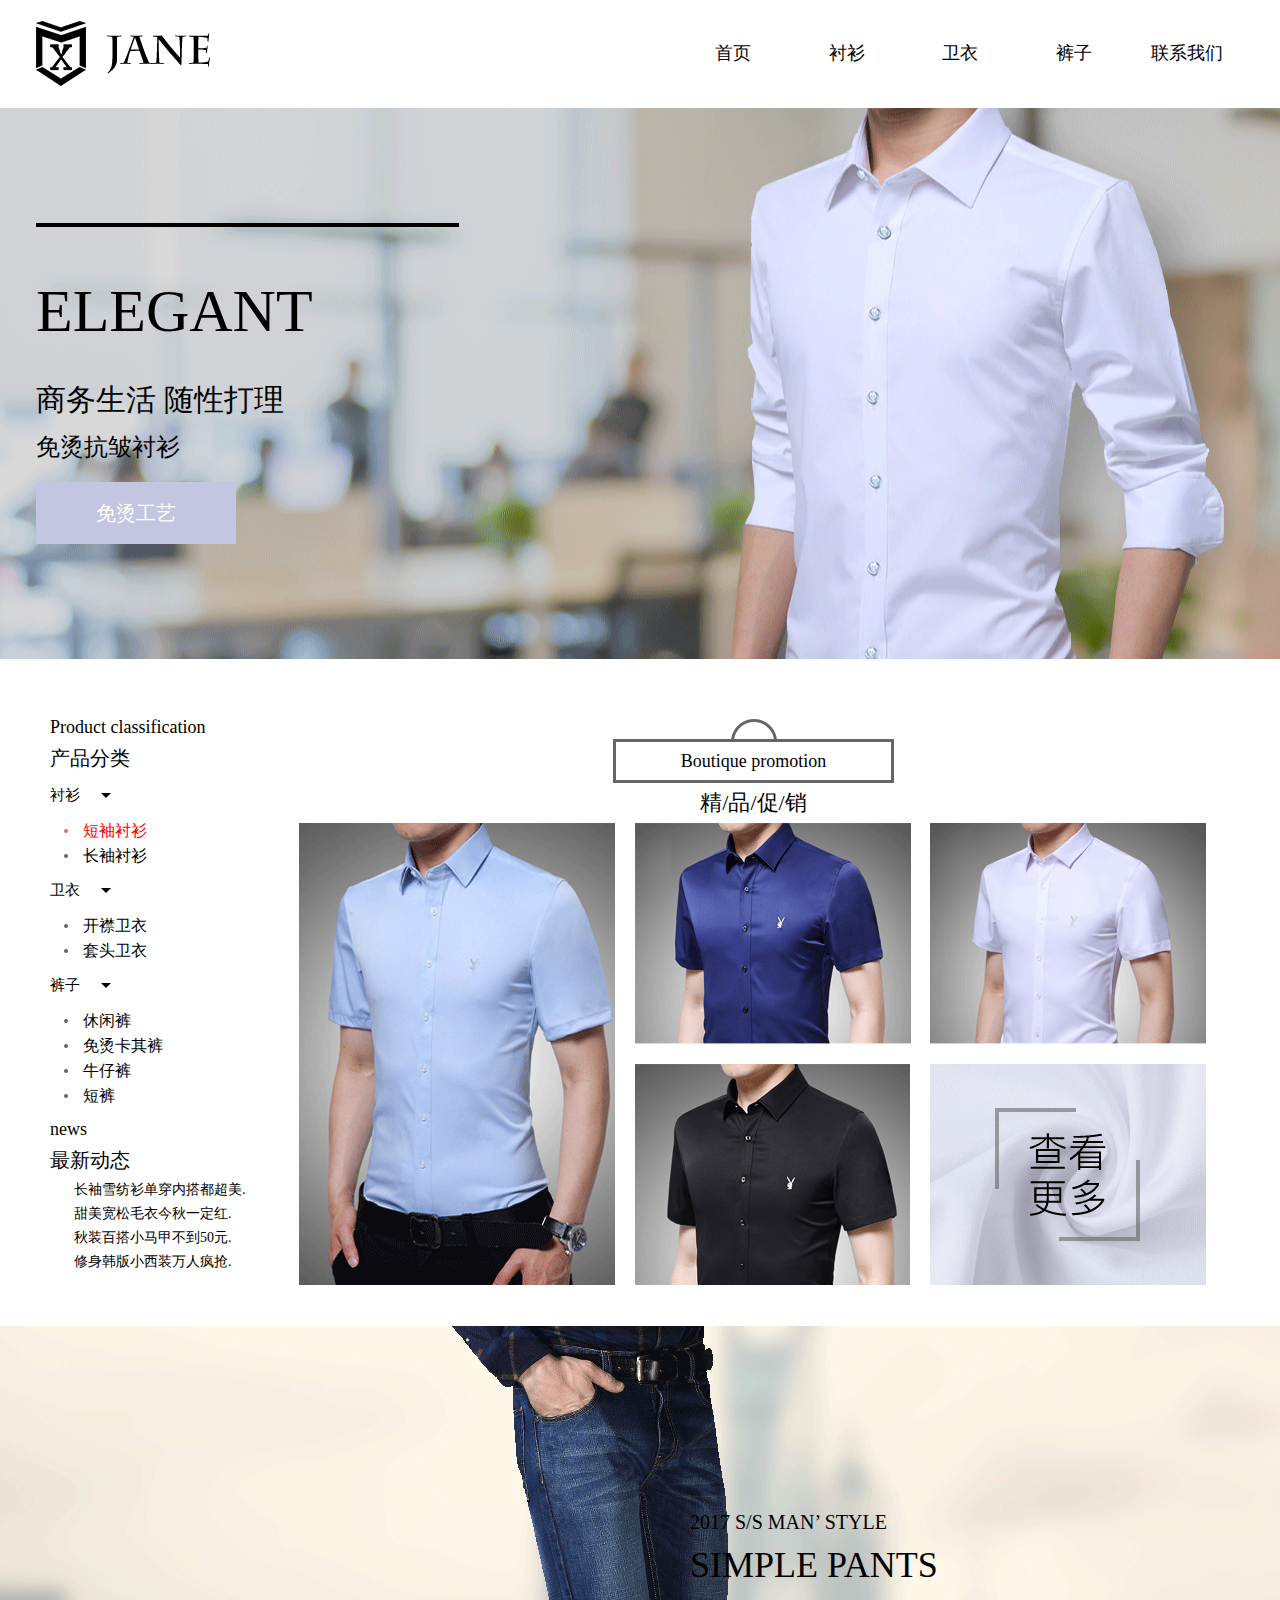
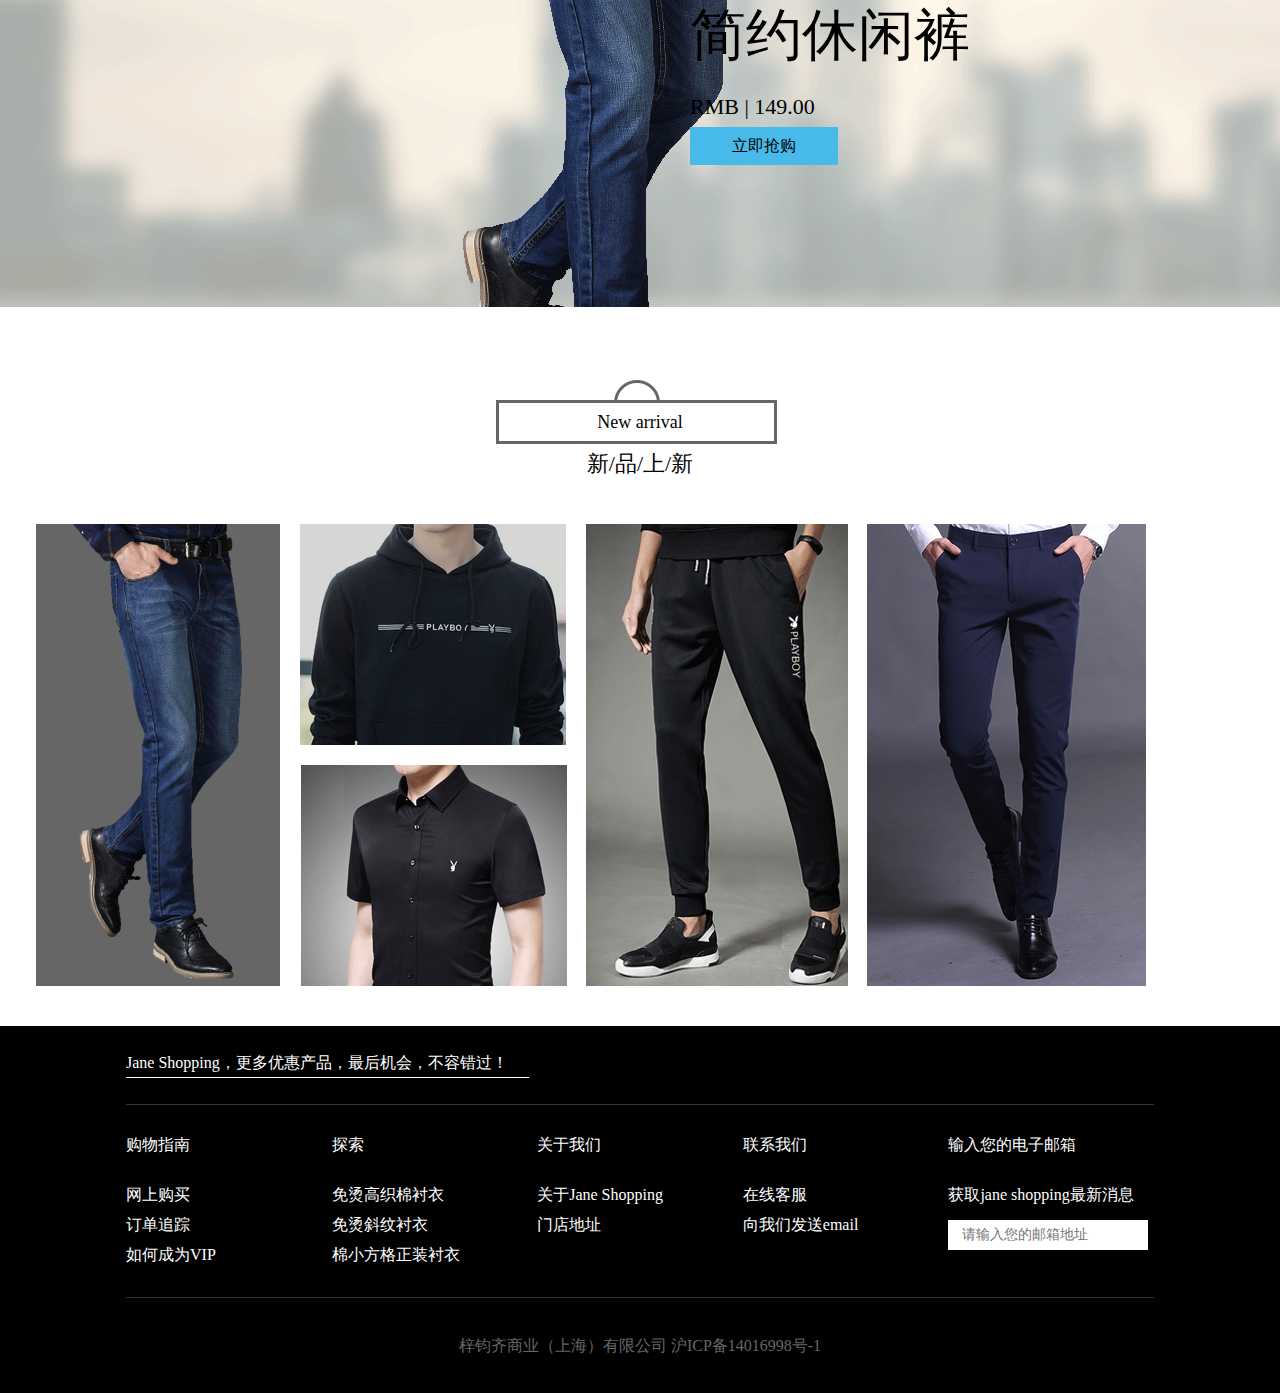
<file: index.html>
<!DOCTYPE html>
<html>
	<head>
		<meta charset="utf-8" />
		<title>JANE</title>
		<link rel="stylesheet" type="text/css" href="css/base.min.css"/>
		<link rel="stylesheet/less" type="text/css" href="css/less.min.css">
        <script src="js/less.js" type="text/javascript" charset="utf-8"></script>
	</head>
	<body>
		<!--头部开始-->
		<header>
			<div class="container clearfix">
				<!--logo-->
				<h2><img src="img/img_03.png"/></h2>
				<nav>
					<ul class="clearfix">
						<li><a href="javascript:;">首页</a></li>
						<li><a href="javascript:;">衬衫</a></li>
						<li><a href="javascript:;">卫衣</a></li>
						<li><a href="javascript:;">裤子</a></li>
						<li><a href="javascript:;">联系我们</a></li>
					</ul>
				</nav>
			</div>
		</header>
		<!--头部结束-->
		<!--轮播开始-->
		<section class="slider">
            <section class="container">
                <h4>ELEGANT</h4>
                <p>商务生活  随性打理</p>
                <span>免烫抗皱衬衫</span>
                <a href="javascript:;">免烫工艺</a>
            </section>
        </section>
		<!--轮播结束-->
		<!--精品促销开始-->
		<section class="promotion">
			<div class="container clearfix">
				<!--侧边栏-->
				<aside>
					<h4>Product classification</h4>
					<h5>产品分类</h5>
					<ol>
						<li>
							<span>衬衫</span>
							<ul>
								<li><a href="javascript:;">短袖衬衫</a></li>
								<li><a href="javascript:;">长袖衬衫</a></li>
							</ul>
						</li>
						<li>
							<span>卫衣</span>
							<ul>
								<li><a href="javascript:;">开襟卫衣</a></li>
								<li><a href="javascript:;">套头卫衣</a></li>
							</ul>
						</li>
						<li>
							<span>裤子</span>
							<ul>
								<li><a href="javascript:;">休闲裤</a></li>
								<li><a href="javascript:;">免烫卡其裤</a></li>
								<li><a href="javascript:;">牛仔裤</a></li>
								<li><a href="javascript:;">短裤</a></li>
							</ul>
						</li>
					</ol>
					<h4>news</h4>
					<h5>最新动态</h5>
					<p>
						<a href="javascript:;">长袖雪纺衫单穿内搭都超美.</a>
						<a href="javascript:;">甜美宽松毛衣今秋一定红.</a>
						<a href="javascript:;">秋装百搭小马甲不到50元.</a>
						<a href="javascript:;">修身韩版小西装万人疯抢.</a>
					</p>
				</aside>
				<!--精品促销-->
				<div class="main clearfix">
					<h4>Boutique promotion</h4>
					<p>精/品/促/销</p>
					<div class="main_left">
						<img src="img/img_15.png"/>
					</div>
					<!--图片组-->
					<div class="main_right">
                    <ul class="clearfix">
                        <li><img src="img/img_17.png"/></li>
                        <li><img src="img/img_19.png"/></li>
                        <li><img src="img/img_24.png"/></li>
                        <li><a href="more.html"><img src="img/img_26.png"/></a></li>
                    </ul>
                </div>
				</div>
			</div>
		</section>
		<!--精品促销结束-->
		<!--抢购开始-->
		<section class="show">
			<div class="container">
				<p>2017 S/S  MAN’ STYLE</p>
				<p>SIMPLE    PANTS</p>
				<h4>简约休闲裤</h4>
				<span>RMB  | 149.00</span>
				<a href="more.html">立即抢购</a>
			</div>
		</section>
		<!--抢购结束-->
		<!--新品上市开始-->
		<section class="arrival">
			<div class="container">
				<h4>New arrival</h4>
				<p>新/品/上/新</p>
                <ul class="clearfix">
                    <li><img src="img/img_30.png"/></li>
                    <li>
                        <img src="img/img_32.png"/>
                        <img src="img/img_40.png"/>
                    </li>
                    <li><img src="img/img_34.png"/></li>
                    <li><img src="img/img_36.png"/></li>
                </ul>
			</div>
		</section>
		<!--新品上市结束-->
		<!--尾部开始-->
		<footer>
			<div class="container">
                <div class="container_top">
                    <p>Jane Shopping，更多优惠产品，最后机会，不容错过！</p>
                    <ul class="clearfix">
                        <li>
                            <span>购物指南</span>
                            <a href="javascript:;">网上购买</a>
                            <a href="javascript:;">订单追踪</a>
                            <a href="javascript:;">如何成为VIP</a>
                        </li>
                        <li>
                            <span>探索</span>
                            <a href="javascript:;">免烫高织棉衬衣</a>
                            <a href="javascript:;">免烫斜纹衬衣</a>
                            <a href="javascript:;">棉小方格正装衬衣</a>
                        </li>
                        <li>
                            <span>关于我们</span>
                            <a href="javascript:;">关于Jane Shopping</a>
                            <a href="javascript:;">门店地址</a>
                        </li>
                        <li>
                            <span>联系我们</span>
                            <a href="javascript:;">在线客服</a>
                            <a href="javascript:;">向我们发送email</a>
                        </li>
                        <li>
                            <span>输入您的电子邮箱</span>
                            <a href="javascript:;">获取jane  shopping最新消息</a>
                            <input type="email" placeholder="请输入您的邮箱地址"/>
                        </li>
                    </ul>
                </div>
				<span>梓钧齐商业（上海）有限公司 沪ICP备14016998号-1</span>
			</div>
		</footer>
		<!--尾部结束-->
	</body>
</html>
</file>
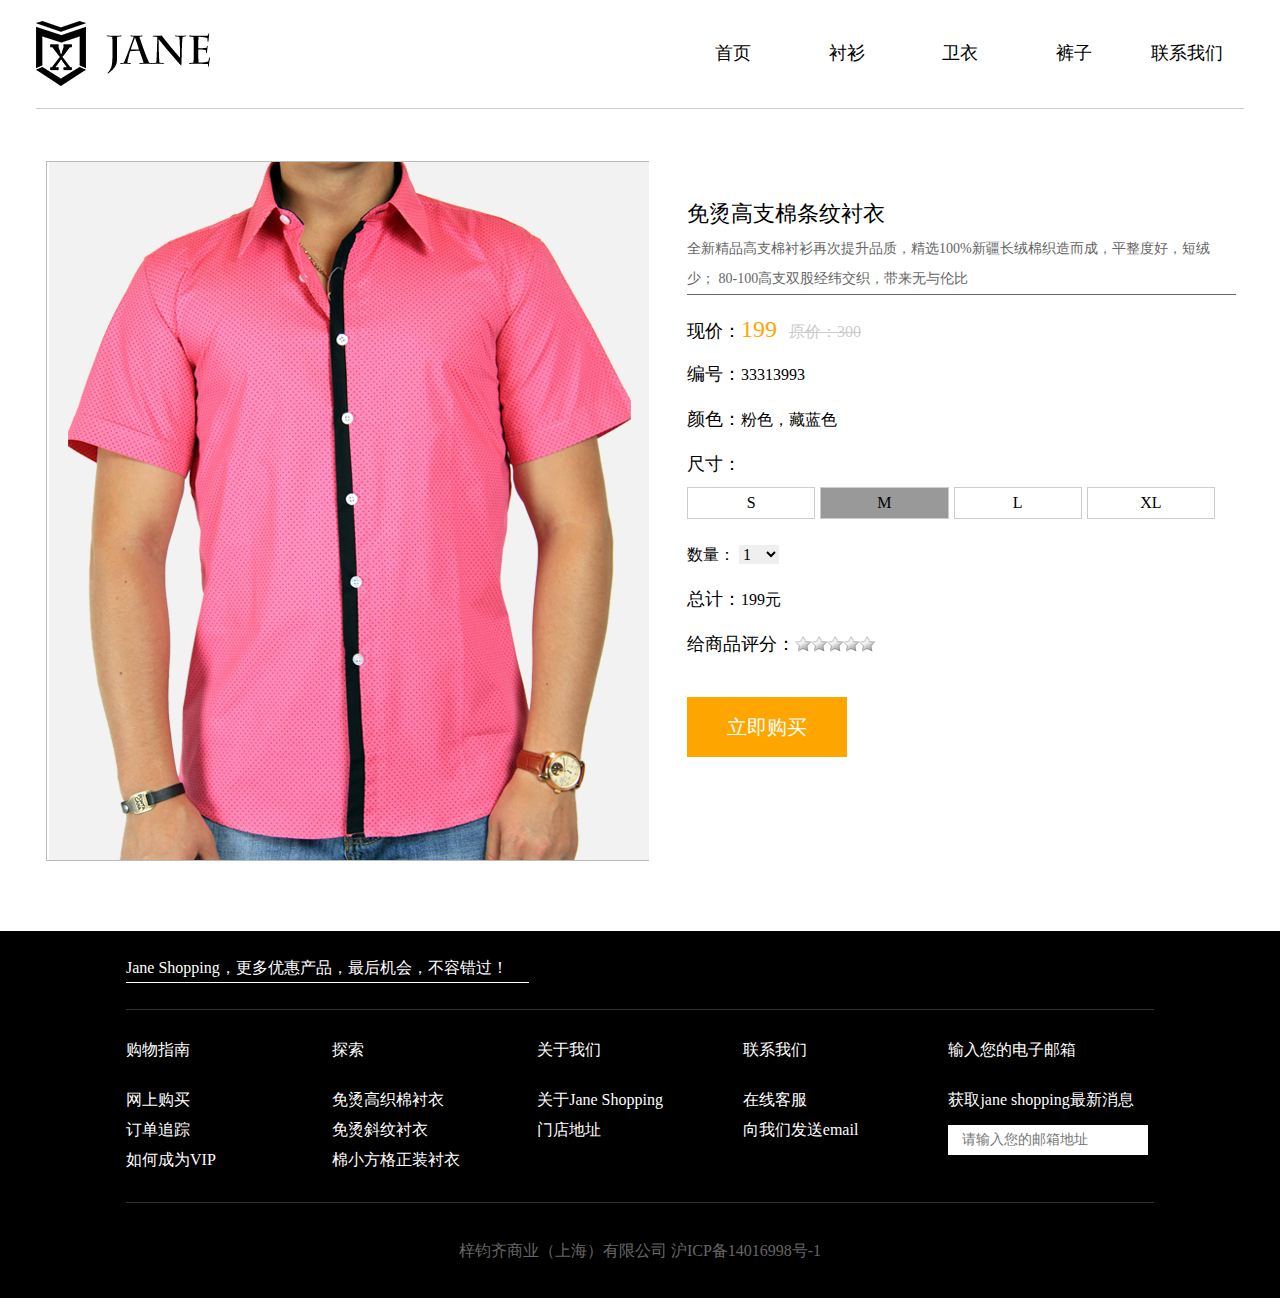
<file: more.html>
<!DOCTYPE html>
<html>
	<head>
		<meta charset="utf-8" />
		<title>JANE</title>
		<link rel="stylesheet" type="text/css" href="css/base.min.css"/>
        <link rel="stylesheet/less" type="text/css" href="css/less.min.css">
        <script src="js/jquery.js"></script>
		<script src="js/index.js" type="text/javascript" charset="utf-8"></script>
		<script src="js/jquery.jqzoom.js" type="text/javascript" charset="utf-8"></script>
        <link rel="stylesheet/less" type="text/css" href="css/css.min.css">
        <script src="js/less.js" type="text/javascript" charset="utf-8"></script>
	</head>
	<body>
		<!--头部开始-->
		<header>
			<div class="container clearfix">
				<!--logo-->
				<h2><img src="img/img_03.png"/></h2>
				<nav>
					<ul class="clearfix">
						<li><a href="index.html">首页</a></li>
						<li><a href="javascript:;">衬衫</a></li>
						<li><a href="javascript:;">卫衣</a></li>
						<li><a href="javascript:;">裤子</a></li>
						<li><a href="javascript:;">联系我们</a></li>
					</ul>
				</nav>
			</div>
		</header>
		<!--头部结束-->
        <!--下订单开始-->
        <section class="order">
            <div class="container clearfix">
                <div class="order_left">
                    <div id="" class="global_module">
                        <div class="pro_detail">
                            <div class="pro_detail_left">
                                <div class="jqzoom">
                                    <img src="img/img_53.png" alt="" name="bigImg" class="fs" id="bigImg" jqimg="img/img_53.png" />
                                </div>
                            </div>
                        </div>
                    </div>
                </div>
                <div class="order_right">
                    <h3>免烫高支棉条纹衬衣</h3>
                    <p>全新精品高支棉衬衫再次提升品质，精选100%新疆长绒棉织造而成，平整度好，短绒少； 80-100高支双股经纬交织，带来无与伦比</p>
                    <ul>
                        <li><span>现价：</span><strong>199</strong>&nbsp;&nbsp;&nbsp;<s>原价：300</s></li>
                        <li><span>编号：</span>33313993</li>
                        <li><span>颜色：</span>粉色，藏蓝色</li>
                        <li><span>尺寸：</span></li>
                        <li class="clearfix" id="size">
                            <a href="javascript:;">S</a>
                            <a href="javascript:;" class="active">M</a>
                            <a href="javascript:;">L</a>
                            <a href="javascript:;">XL</a>
                        </li>
                        <li>
                            数量：
                            <select name="" id="sel">
                                <option value="1" selected>1</option>
                                <option value="2">2</option>
                                <option value="3">3</option>
                            </select>
                        </li>
                        <li><span>总计：</span><a id="price">199</a>元</li>
                        <li>
                            <span id="lf">给商品评分：</span>
                            <div id="content" class="global_module">
                                <div class="pro_rating clearfix">
                                    <ul class="rating nostar">
                                        <li class="one">
                                            <a href="#" title="1分">1</a>
                                        </li>
                                        <li class="two">
                                            <a href="#" title="2分">2</a>
                                        </li>
                                        <li class="three">
                                            <a href="#" title="3分">3</a>
                                        </li>
                                        <li class="four">
                                            <a href="#" title="4分">4</a>
                                        </li>
                                        <li class="five">
                                            <a href="#" title="5分">5</a>
                                        </li>
                                    </ul>
                                </div>
                            </div>
                        </li>
                    </ul>
                    <a href="javascript:;" id="buy">立即购买</a>
                </div>
            </div>
        </section>
        <!--下订单结束-->
		<!--尾部开始-->
		<footer>
			<div class="container">
                <div class="container_top">
                    <p>Jane Shopping，更多优惠产品，最后机会，不容错过！</p>
                    <ul class="clearfix">
                        <li>
                            <span>购物指南</span>
                            <a href="javascript:;">网上购买</a>
                            <a href="javascript:;">订单追踪</a>
                            <a href="javascript:;">如何成为VIP</a>
                        </li>
                        <li>
                            <span>探索</span>
                            <a href="javascript:;">免烫高织棉衬衣</a>
                            <a href="javascript:;">免烫斜纹衬衣</a>
                            <a href="javascript:;">棉小方格正装衬衣</a>
                        </li>
                        <li>
                            <span>关于我们</span>
                            <a href="javascript:;">关于Jane Shopping</a>
                            <a href="javascript:;">门店地址</a>
                        </li>
                        <li>
                            <span>联系我们</span>
                            <a href="javascript:;">在线客服</a>
                            <a href="javascript:;">向我们发送email</a>
                        </li>
                        <li>
                            <span>输入您的电子邮箱</span>
                            <a href="javascript:;">获取jane  shopping最新消息</a>
                            <input type="email" placeholder="请输入您的邮箱地址"/>
                        </li>
                    </ul>
                </div>
				<span>梓钧齐商业（上海）有限公司 沪ICP备14016998号-1</span>
			</div>
		</footer>
		<!--尾部结束-->
	</body>
</html>
</file>
<file: css/base.min.css>
*{margin:0;padding:0}blockquote,body,button,code,dd,div,dl,dt,fieldset,figure,form,h1,h2,h3,h4,h5,h6,img,input,legend,li,ol,option,p,pre,select,td,textarea,th,ul{margin:0;padding:0}table{border-collapse:collapse;border-spacing:0}article,aside,fieldset,figcaption,figure,footer,form,frame,frameset,h1,h2,h3,h4,h5,h6,header,iframe,label,legend,li,ol,ul{display:block}fieldset,img{border:0}address,caption,cite,code,dfn,em,optgroup,strong,th,var{font-style:inherit;font-weight:inherit}del,ins{text-decoration:none}li{list-style:none}caption,th{text-align:left}h1,h2,h3,h4,h5,h6{font-size:100%;font-weight:400}q:after,q:before{content:''}abbr,acronym{border:0;font-variant:normal}sup{vertical-align:baseline}sub{vertical-align:baseline}legend{color:#000}button,input,optgroup,option,select,textarea{font-family:inherit;font-size:inherit;font-style:inherit;font-weight:inherit}button,input,select{border:0 none;outline:0 none}a{color:#000;outline:0 none;text-decoration:none;cursor:pointer}a:hover{text-decoration:none}input[type=password],input[type=text]{-webkit-box-shadow:0 0 0 1000px #fff inset}input[type=text]::-ms-clear{display:none}*{outline:0 none}button{background:#fff}.f12{font-size:12px}.f13{font-size:13px}.f14{font-size:14px}.f16{font-size:16px}.f18{font-size:18px}.f20{font-size:20px}.f22{font-size:22px}.f24{font-size:24px}.f32{font-size:32px}.fb{font-weight:700}.fn{font-weight:400}.t2{text-indent:2em}.lh150{line-height:150%}.lh180{line-height:180%}.lh200{line-height:200%}.unl{text-decoration:underline}.no_unl{text-decoration:none}.bb{-moz-box-sizing:border-box;box-sizing:border-box}.tl{text-align:left}.tc{text-align:center}.tr{text-align:right}.tj{text-align:justify}.vm{vertical-align:middle}.vt{vertical-align:top}.vb{vertical-align:bottom}.bc{margin-left:auto;margin-right:auto}.fl{float:left;display:inline}.fr{float:right;display:inline}.cb{clear:both}.cl{clear:left}.cr{clear:right}.clearfix:after{content:".";display:block;height:0;clear:both;visibility:hidden}.pr{position:relative}.pa{position:absolute}.par{position:absolute;right:10px;top:10px}.pab{position:absolute;bottom:0}.zoom{zoom:1}.hidden{visibility:hidden}.none{display:none}.block{display:block}.ib{display:inline-block}.w10{width:10px}.w20{width:20px}.w30{width:30px}.w40{width:40px}.w50{width:50px}.w60{width:60px}.w70{width:70px}.w80{width:80px}.w90{width:90px}.w100{width:100px}.w200{width:200px}.w300{width:300px}.w400{width:400px}.w500{width:500px}.w600{width:600px}.w700{width:700px}.w800{width:800px}.w{width:100%}.h50{width:50px}.h80{width:80px}.h100{width:100px}.h200{width:200px}.h{height:100%}.m10{margin:10px}.m15{margin:15px}.m30{margin:30px}.mt5{margin-top:5px}.mt10{margin-top:10px}.mt15{margin-top:15px}.mt20{margin-top:20px}.mt30{margin-top:30px}.mt50{margin-top:50px}.mt100{margin-top:100px}.mb5{margin-bottom:5px}.mb10{margin-bottom:10px}.mb15{margin-bottom:15px}.mb20{margin-bottom:20px}.mb30{margin-bottom:30px}.mb50{margin-bottom:50px}.mb100{margin-bottom:100px}.ml5{margin-left:5px}.ml10{margin-left:10px}.ml15{margin-left:15px}.ml20{margin-left:20px}.ml30{margin-left:30px}.ml50{margin-left:50px}.ml100{margin-left:100px}.mr5{margin-right:5px}.mr10{margin-right:10px}.mr15{margin-right:15px}.mr20{margin-right:20px}.mr30{margin-right:30px}.mr50{margin-right:50px}.mr100{margin-right:100px}.p10{padding:10px}.p15{padding:15px}.p30{padding:30px}.pt5{padding-top:5px}.pt10{padding-top:10px}.pt15{padding-top:15px}.pt20{padding-top:20px}.pt30{padding-top:30px}.pt50{padding-top:50px}.pt100{padding-top:100px}.pb5{padding-bottom:5px}.pb10{padding-bottom:10px}.pb15{padding-bottom:15px}.pb20{padding-bottom:20px}.pb30{padding-bottom:30px}.pb50{padding-bottom:50px}.pb100{padding-bottom:100px}.pl5{padding-left:5px}.pl10{padding-left:10px}.pl15{padding-left:15px}.pl20{padding-left:20px}.pl30{padding-left:30px}.pl50{padding-left:50px}.pl100{padding-left:100px}.pr5{padding-right:5px}.pr10{padding-right:10px}.pr15{padding-right:15px}.pr20{padding-right:20px}.pr30{padding-right:30px}.pr50{padding-right:50px}.pr100{padding-right:100px}hr{border-style:dashed;border-width:1px 0}
</file>
<file: css/less.min.css>
@charset "utf-8";img{cursor:pointer;display:block}.active{background:#999}header{max-width:100%;margin:0 auto}header .container{max-width:1208px;margin:0 auto;padding-top:21px;padding-bottom:22px}header .container h2{width:14.8%;float:left}header .container nav{width:47%;float:right;padding-top:16px;padding-bottom:16px}header .container nav ul li{width:20%;float:left}header .container nav ul li a{display:block;height:32px;line-height:32px;text-align:center;font-family:"微软雅黑";font-size:18px;color:#000}header .container nav ul li a:hover{background:#c2c6e1;color:#fff}header .container nav ul li:nth-of-type(1) a{background:#c2c6e1;color:#fff}.slider{max-width:100%;background:url(../img/bg_01.png) no-repeat center center}.slider .container{width:1208px;margin:0 auto;padding-top:115px;padding-bottom:115px}.slider .container h4{width:35%;height:138px;line-height:138px;padding-top:15px;border-top:4px solid #000;font-family:"微软雅黑";font-size:60px;font-weight:500;color:#000}.slider .container p{height:47px;font-family:"微软雅黑";font-size:30px;color:#000}.slider .container span{display:block;height:40px;line-height:40px;font-family:"微软雅黑";font-size:24px;color:#000}.slider .container a{display:block;width:200px;height:62px;line-height:62px;text-align:center;background:#c2c6e1;color:#fff;font-family:"微软雅黑";font-size:20px;margin-top:15px}.promotion{max-width:100%}.promotion .container{max-width:1208px;margin:0 auto;padding:47px;padding-right:19px;padding-bottom:40px}.promotion .container aside{width:249px;float:left}.promotion .container aside h4{height:42px;line-height:42px;color:#000;font-family:"微软雅黑";font-size:18px}.promotion .container aside h5{padding-bottom:5px;height:20px;line-height:20px;font-family:"微软雅黑";font-size:20px;color:#000}.promotion .container aside ol li span{display:block;height:45px;line-height:45px;font-family:"微软雅黑";font-size:15px;color:#000;cursor:pointer;background:url(../img/img_11.png) no-repeat 51px center}.promotion .container aside ol li ul li a{display:block;height:25px;line-height:25px;padding-left:33px;background:url(../img/img_42.png) no-repeat 14px center}.promotion .container aside ol li ul li a:hover{background:url(../img/img_43.png) no-repeat 14px center;color:red}.promotion .container aside ol li:nth-of-type(1) ul li:nth-of-type(1) a{background:url(../img/img_43.png) no-repeat 14px center;color:red}.promotion .container aside p{padding-top:3px}.promotion .container aside p a{display:block;height:24px;line-height:24px;font-family:"微软雅黑";font-size:14px;color:#000;text-indent:24px}.promotion .container aside p a:hover{color:red}.promotion .container .main{width:909px;float:left}.promotion .container .main h4{margin:0 auto;text-align:center;padding-top:33px;height:44px;line-height:44px;font-size:18px;color:#000;background:url(../img/img_07.png) no-repeat 314px 13px}.promotion .container .main p{margin:0 auto;text-align:center;height:40px;line-height:40px;font-size:22px;font-family:"微软雅黑";color:#000}.promotion .container .main .main_left{float:left;padding-right:19px;width:317px}.promotion .container .main .main_right{width:571px;float:left}.promotion .container .main .main_right ul li{float:left}.promotion .container .main .main_right li:nth-of-type(1),.promotion .container .main .main_right li:nth-of-type(2){margin-bottom:20px}.promotion .container .main .main_right li:nth-of-type(1),.promotion .container .main .main_right li:nth-of-type(3){margin-right:19px}.show{width:100%;background:url(../img/img_46.png) no-repeat}.show .container{width:539px;margin:0 auto;padding-top:173px;padding-left:639px;padding-bottom:142px}.show .container p:nth-of-type(1){height:49px;line-height:49px;font-size:20px;font-family:"微软雅黑";color:#000}.show .container p:nth-of-type(2){height:36px;line-height:36px;font-size:36px;font-family:"微软雅黑";color:#000}.show .container h4{height:104px;line-height:104px;font-weight:500;font-size:56px;font-family:"微软雅黑"}.show .container span{display:block;height:40px;line-height:40px;font-size:22px;font-family:"微软雅黑";color:#000}.show .container a{display:block;width:148px;height:38px;line-height:38px;text-align:center;background:#47baea;color:#000}.arrival{width:100%;background:#fff;margin-bottom:40px}.arrival .container{max-width:1208px;margin:0 auto;padding-top:60px}.arrival .container h4{margin:0 auto;text-align:center;padding-top:33px;height:44px;line-height:44px;font-size:18px;color:#000;background:url(../img/img_07.png) no-repeat 460px 13px}.arrival .container p{margin:0 auto;text-align:center;height:40px;line-height:40px;font-size:22px;font-family:"微软雅黑";color:#000}.arrival .container ul{padding-top:40px}.arrival .container ul li{float:left;margin-right:19px}.arrival .container ul li:nth-child(2) img:nth-of-type(1){margin-bottom:20px;margin-right:0}footer{width:100%;padding-top:23px;background:#000}footer .container{width:1028px;margin:0 auto}footer .container .container_top p:nth-of-type(1){width:403px;height:28px;line-height:28px;border-bottom:1px solid #fff;color:#fff;margin-bottom:26px}footer .container .container_top ul{padding-top:30px;padding-bottom:27px;border-top:1px solid #333;border-bottom:1px solid #333}footer .container .container_top ul li{width:20%;float:left}footer .container .container_top ul li span{color:#fff;display:block;padding-bottom:24px}footer .container .container_top ul li a{display:block;color:#fff;height:30px;line-height:30px}footer .container .container_top ul li:nth-of-type(5) input{display:block;width:200px;height:30px;margin-top:10px;font-size:14px;text-indent:14px}footer .container>span{display:block;height:95px;line-height:95px;text-align:center;color:#666}img{cursor:pointer;display:block}header .container nav ul li:nth-of-type(1) a{background:#fff;color:#000}header .container nav ul li:nth-of-type(1) a:hover{background:#c2c6e1;color:#fff}.order{width:100%;background:#fff}.order .container{width:1208px;margin:0 auto;padding-top:42px;border-top:1px solid #ccc;padding-bottom:60px}.order .container .order_left{width:600px;float:left;padding-right:51px}.order .container .order_right{width:549px;float:left}.order .container .order_right>h3{height:41px;line-height:41px;padding-top:42px;font-family:"微软雅黑";font-size:22px;color:#000}.order .container .order_right>p{line-height:30px;font-size:14px;color:#666}.order .container .order_right>ul{padding-top:12px;border-top:1px solid #666}.order .container .order_right>ul li{height:45px;line-height:45px;color:#000;font-family:"微软雅黑";font-size:16px}.order .container .order_right>ul li span{color:#000;font-size:18px}.order .container .order_right>ul li #sel{width:40px}.order .container .order_right>ul li #lf{float:left}.order .container .order_right>ul>li:nth-of-type(1){color:#ccc}.order .container .order_right>ul>li:nth-of-type(1) strong{font-size:24px;color:orange}.order .container .order_right>ul>li:nth-of-type(5) a{display:block;float:left;width:23%;border:1px solid #ccc;height:30px;line-height:30px;text-align:center;margin-right:5px}.order .container .order_right #buy{display:block;margin-top:30px;width:160px;height:60px;line-height:60px;text-align:center;background:orange;color:#fff;font-size:20px;font-family:"微软雅黑"}
</file>
<file: css/css.min.css>
#content{border:0 solid #aaa;padding-top:14px;float:left}.global_module h3{height:26px;background:#3b5998;color:#fff;line-height:26px;text-indent:6px}.pro_detail{width:780px;height:auto;overflow:hidden;padding:10px}.pro_detail_left{width:603px;float:left;overflow:hidden}.pro_detail_left .jqzoom{border:1px solid #bbb;float:left;position:relative;padding:0;cursor:pointer}.pro_detail_left span{display:block;text-align:center;padding-top:10px;padding-bottom:10px;width:310px;clear:both}.pro_detail_left span a:hover{text-decoration:none}.pro_detail_left ul.imgList{height:80px}.pro_detail_left ul.imgList li{float:left;margin-right:10px}.pro_detail_left ul.imgList li img{width:60px;height:60px;padding:1px;background:#eee;cursor:pointer}.pro_detail_left ul.imgList li img:hover{padding:1px;background:#999}.pro_detail_left .tab{width:100%}.pro_detail_left .tab_menu{clear:both}.pro_detail_left .tab_menu li{float:left;text-align:center;cursor:pointer;list-style:none;padding:1px 6px;margin-right:4px;background:#f1f1f1;border:1px solid #898989;border-bottom:none}.pro_detail_left .tab_menu li.hover{background:#dfdfdf}.pro_detail_left .tab_menu li.selected{color:#fff;background:#6d84b4}.pro_detail_left .tab_box{clear:both;border:1px solid #898989}.pro_detail_left .hide{display:none}.pro_detail_right{width:308px;float:left;margin:10px}.pro_detail_right .color_change{width:380px;font-weight:700;float:left;display:inline;margin-bottom:10px}.pro_detail_right .color_change ul li{float:left;margin-right:10px}.pro_detail_right .color_change img{width:30px;height:30px;padding:1px;background:#eee;border:1px solid #bbb;cursor:pointer}.pro_detail_right .color_change img:hover{padding:1px;background:#999}.pro_detail_right .pro_size{width:380px;font-weight:700;float:left;display:inline;margin-bottom:10px}.pro_detail_right .pro_size ul li{float:left;margin-right:5px}.pro_detail_right .pro_size ul li span{display:block;margin-right:6px;padding:1px 12px;border:1px solid #aaa;cursor:pointer}.pro_detail_right .pro_size ul li span:hover{background:#ccc}.pro_detail_right .pro_num{width:380px;font-weight:700;float:left;display:inline;margin-bottom:10px}.pro_detail_right .pro_price{width:380px;font-weight:700;float:left;display:inline;margin-bottom:10px}.pro_detail_right .pro_rating{width:380px;font-weight:700;float:left;display:inline;margin-bottom:10px}.rating{width:80px;height:16px;margin:0 0 20px 0;padding:0;list-style:none;clear:both;position:relative;background:url(../img/star-matrix.gif) no-repeat 0 0;float:left!important}.nostar{background-position:0 0}.onestar{background-position:0 -16px}.twostar{background-position:0 -32px}.threestar{background-position:0 -48px}.fourstar{background-position:0 -64px}.fivestar{background-position:0 -80px}ul.rating li{cursor:pointer;float:left;text-indent:-999em}ul.rating li a{position:absolute;left:0;top:0;width:16px;height:16px;text-decoration:none;z-index:200}ul.rating li.one a{left:0}ul.rating li.two a{left:16px}ul.rating li.three a{left:32px}ul.rating li.four a{left:48px}ul.rating li.five a{left:64px}ul.rating li a:hover{z-index:2;width:80px;height:16px;overflow:hidden;left:0;background:url(../img/star-matrix.gif) no-repeat 0 0}ul.rating li.one a:hover{background-position:0 -96px}ul.rating li.two a:hover{background-position:0 -112px}ul.rating li.three a:hover{background-position:0 -128px}ul.rating li.four a:hover{background-position:0 -144px}ul.rating li.five a:hover{background-position:0 -160px}div.zoomdiv{z-index:999;position:absolute;top:0;left:0;width:200px;height:200px;background:#fff;border:1px solid #ccc;display:none;text-align:center;overflow:hidden}div.jqZoomPup{z-index:999;visibility:hidden;position:absolute;top:0;left:0;width:50px;height:50px;border:1px solid #aaa;background:#fff url(../img/zoomlens.gif) 50% top no-repeat;opacity:.5;-moz-opacity:.5;-khtml-opacity:.5}
</file>
